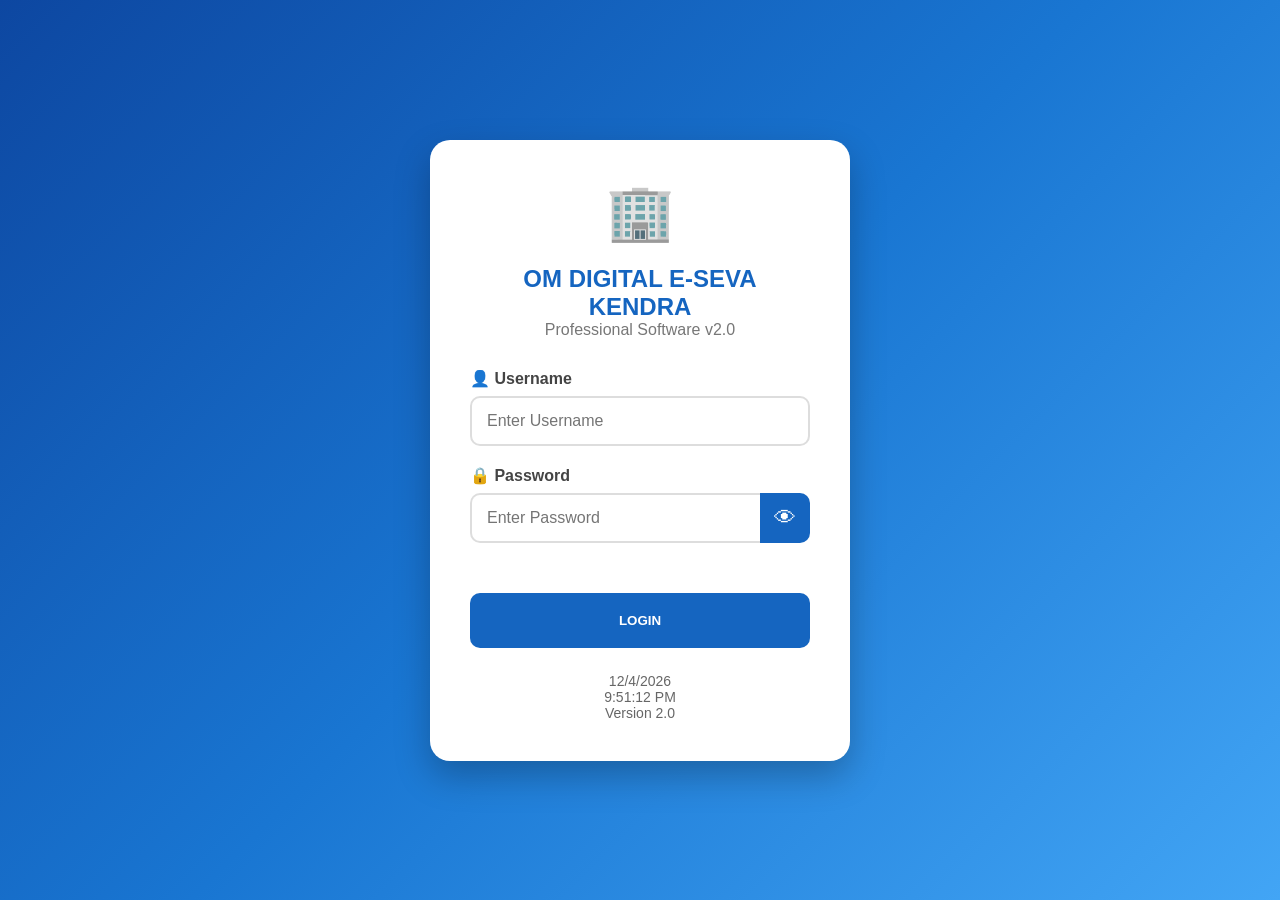
<file: index.html>
<!DOCTYPE html>
<html lang="en">
<head>
    <meta charset="UTF-8">
    <meta http-equiv="refresh" content="0; url=login.html">
    <title>OM DIGITAL E-SEVA KENDRA</title>
</head>
<body>
    <p>Redirecting...</p>
</body>
</html>
</file>
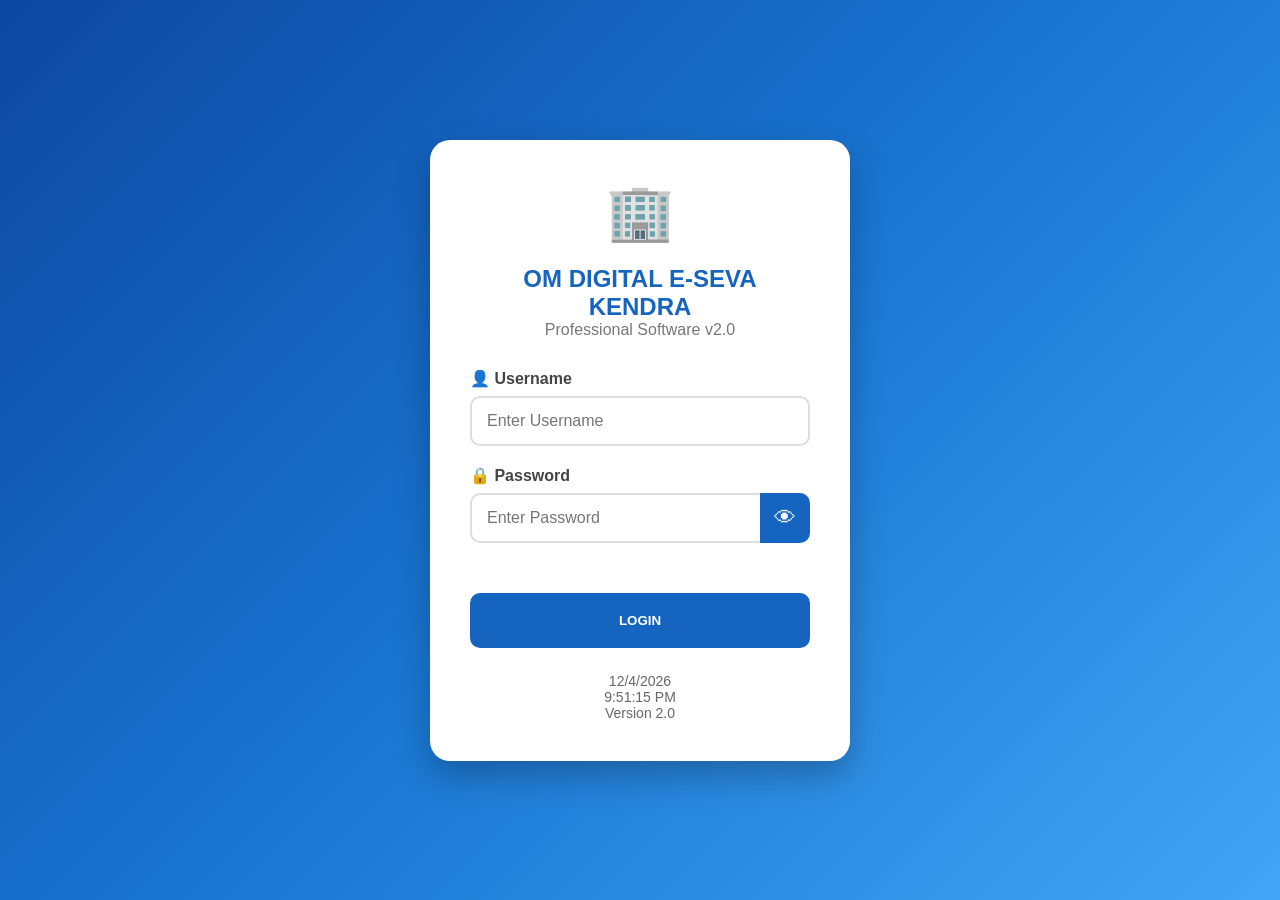
<file: dashboard.html>
<!DOCTYPE html>
<html lang="en">

<head>

<meta charset="UTF-8">
<meta name="viewport" content="width=device-width, initial-scale=1.0">

<title>Dashboard</title>

<link rel="stylesheet" href="dashboard.css">

</head>

<body>

<div class="container">

<div class="header">

<div>

<h1>🏢 OM DIGITAL E-SEVA KENDRA</h1>

<p id="welcome">👤 Welcome Admin</p>

</div>

<button id="logoutBtn">Logout</button>

</div>

<div class="cards">

<div class="card">

<h3>📊 Today's Registration</h3>

<h1 id="todayReg">0</h1>

</div>

<div class="card">

<h3>📊 Today's Renewal</h3>

<h1 id="todayRen">0</h1>

</div>

<div class="card">

<h3>📈 Total Registration</h3>

<h1 id="totalReg">0</h1>

</div>

<div class="card">

<h3>📈 Total Renewal</h3>

<h1 id="totalRen">0</h1>

</div>

</div>

<div class="menu">

<button onclick="window.location='registration.html'">

📝 New Registration

</button>

<button onclick="window.location='renewal.html'">

🔄 Renewal

</button>

<button disabled>

📋 Claim (Coming Soon)

</button>

<button id="logoutBtn2">

👤 Logout

</button>

</div>

<script src="dashboard.js"></script>

</body>

</html>
</file>
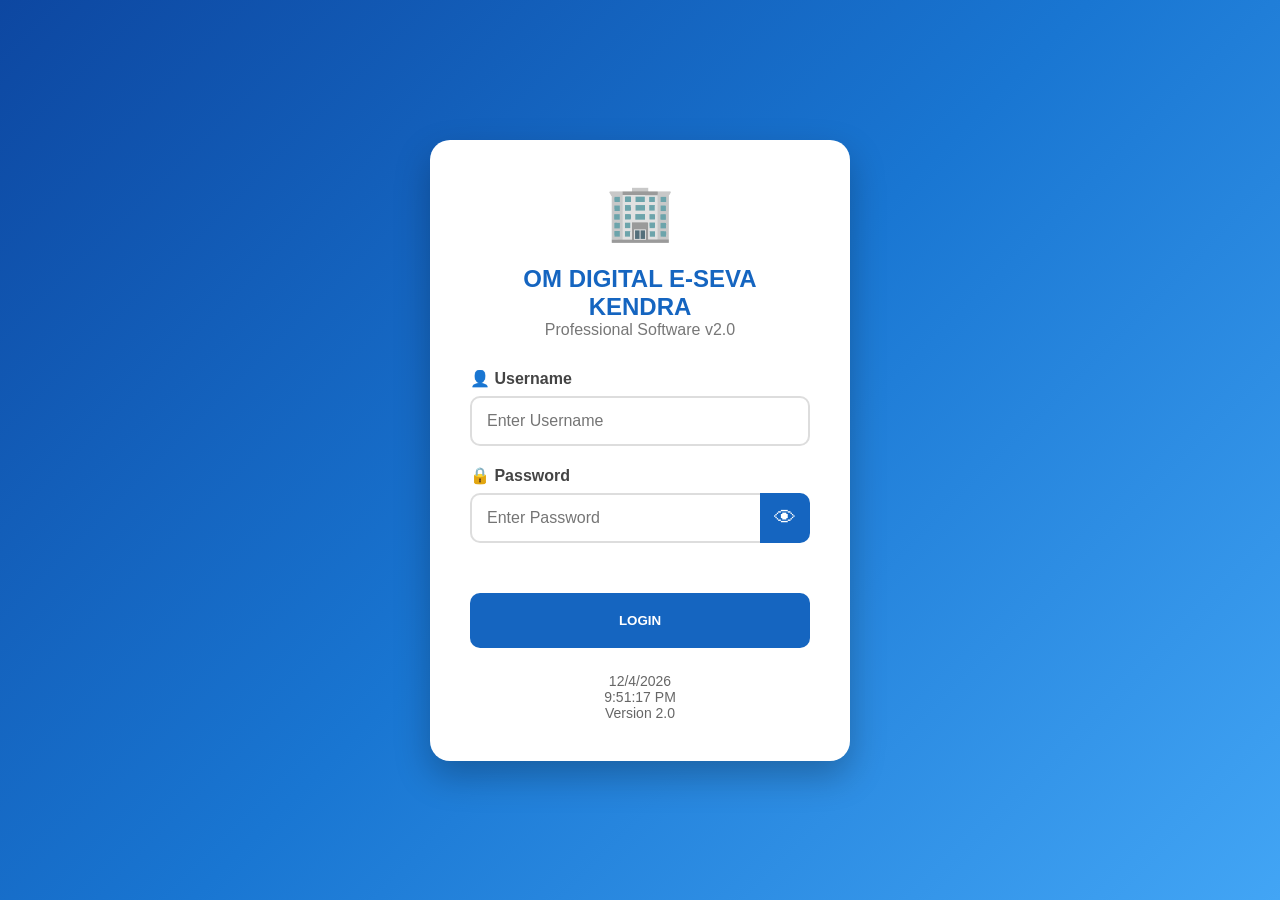
<file: login.html>
<!DOCTYPE html>
<html lang="en">

<head>

<meta charset="UTF-8">
<meta name="viewport" content="width=device-width, initial-scale=1.0">

<title>OM DIGITAL E-SEVA KENDRA</title>

<link rel="stylesheet" href="login.css">

</head>

<body>

<div class="login-box">

<h1>🏢</h1>

<h2>OM DIGITAL E-SEVA KENDRA</h2>

<p class="version">Professional Software v2.0</p>

<div class="input-group">

<label>👤 Username</label>

<input
type="text"
id="username"
placeholder="Enter Username">

</div>

<div class="input-group">

<label>🔒 Password</label>

<div class="password-box">

<input
type="password"
id="password"
placeholder="Enter Password">

<button
type="button"
id="showBtn">

👁

</button>

</div>

</div>

<p id="error"></p>

<button id="loginBtn">

LOGIN

</button>

<div class="footer">

<p id="date"></p>

<p id="time"></p>

<p>Version 2.0</p>

</div>

</div>

<script src="login.js"></script>

</body>

</html>
</file>
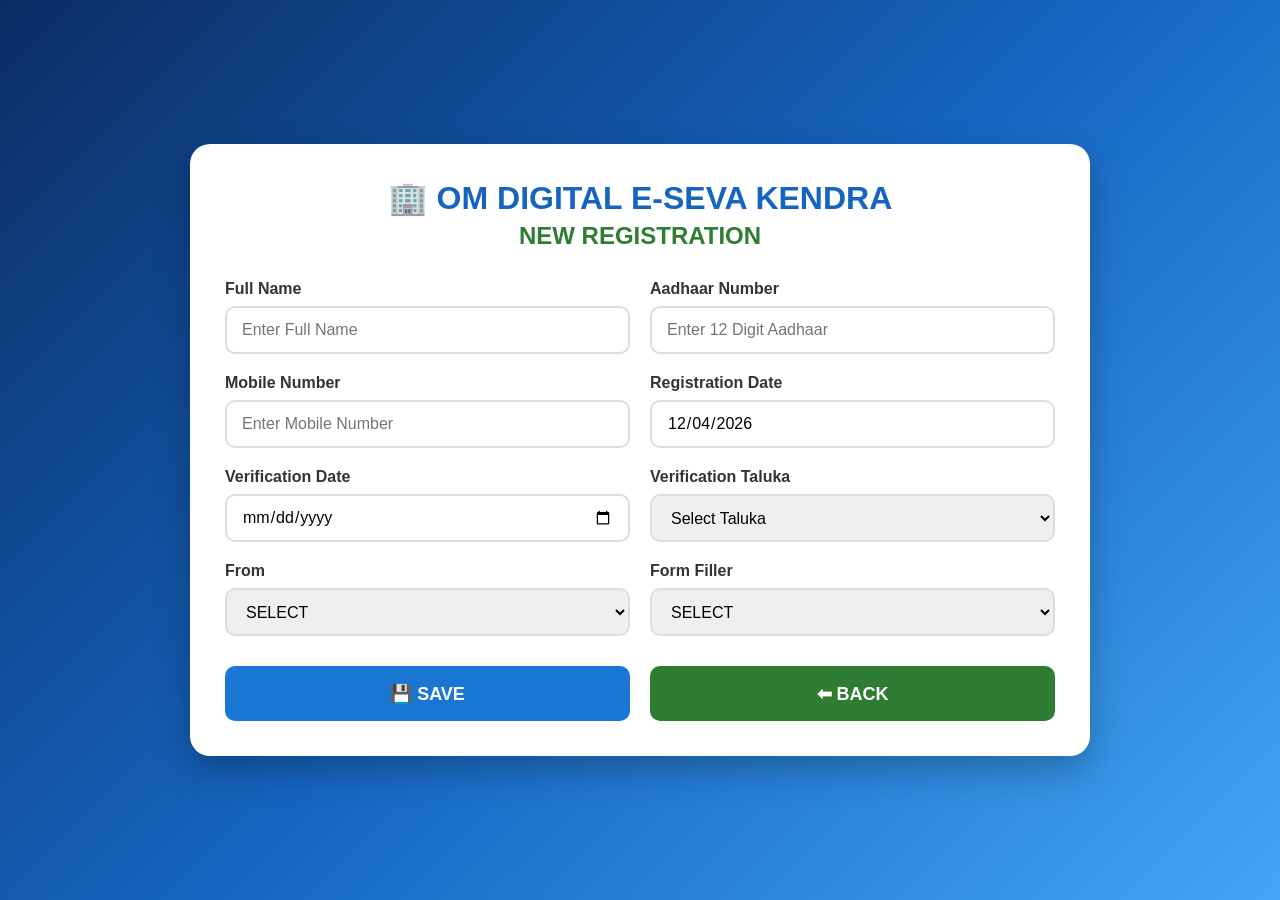
<file: registration.html>
<!DOCTYPE html>
<html lang="en">

<head>

<meta charset="UTF-8">
<meta name="viewport" content="width=device-width, initial-scale=1.0">

<title>New Registration</title>

<link rel="stylesheet" href="registration.css">

</head>

<body>

<div class="container">

<div class="card">

<h1>🏢 OM DIGITAL E-SEVA KENDRA</h1>

<h2>NEW REGISTRATION</h2>

<form id="regForm">

<div class="row">

<div class="inputBox">

<label>Full Name</label>

<input
type="text"
id="name"
placeholder="Enter Full Name"
required>

</div>

<div class="inputBox">

<label>Aadhaar Number</label>

<input
type="text"
id="aadhaar"
maxlength="12"
placeholder="Enter 12 Digit Aadhaar"
required>

</div>

</div>

<div class="row">

<div class="inputBox">

<label>Mobile Number</label>

<input
type="text"
id="mobile"
maxlength="10"
placeholder="Enter Mobile Number"
required>

</div>

<div class="inputBox">

<label>Registration Date</label>

<input
type="date"
id="regDate"
readonly>

</div>

</div>

<div class="row">

<div class="inputBox">

<label>Verification Date</label>

<input
type="date"
id="verifyDate"
required>

</div>

<div class="inputBox">

<label>Verification Taluka</label>

<select id="verifyTaluka">

<option value="">Select Taluka</option>

<option>Junnar</option>
<option>Ambegaon</option>
<option>Khed</option>
<option>Shirur</option>

</select>

</div>

</div>

<div class="row">

<div class="inputBox">

<label>From</label>

<select id="from">

<option>SELECT</option>
<option>OFFICE</option>
<option>AK</option>
<option>OM</option>
<option>VAIDYA</option>
<option>MANJU</option>
<option>KUMAR</option>
<option>SEJAL</option>
<option>AJINKYA</option>
<option>HANDE</option>
<option>BHUTE</option>
<option>ABHISHEK</option>
<option>CHASKAR</option>
<option>KUTAL</option>
<option>AKASH</option>
<option>KALEKAR</option>
<option>PARTH</option>
<option>AHER</option>
<option>BOTA</option>
<option>WAYKAR</option>
<option>HADAWALE</option>

</select>

</div>

<div class="inputBox">

<label>Form Filler</label>

<select id="filler">

<option>SELECT</option>
<option>VAISHNAVI</option>
<option>PRACHI</option>
<option>SHUBHANGI</option>
<option>OM</option>

</select>

</div>

</div>

<div class="buttons">

<button
type="button"
id="saveBtn">

💾 SAVE

</button>

<button
type="button"
onclick="window.location='dashboard.html'">

⬅ BACK

</button>

</div>

</form>

</div>

</div>

<script src="registration.js"></script>

</body>

</html>
</file>
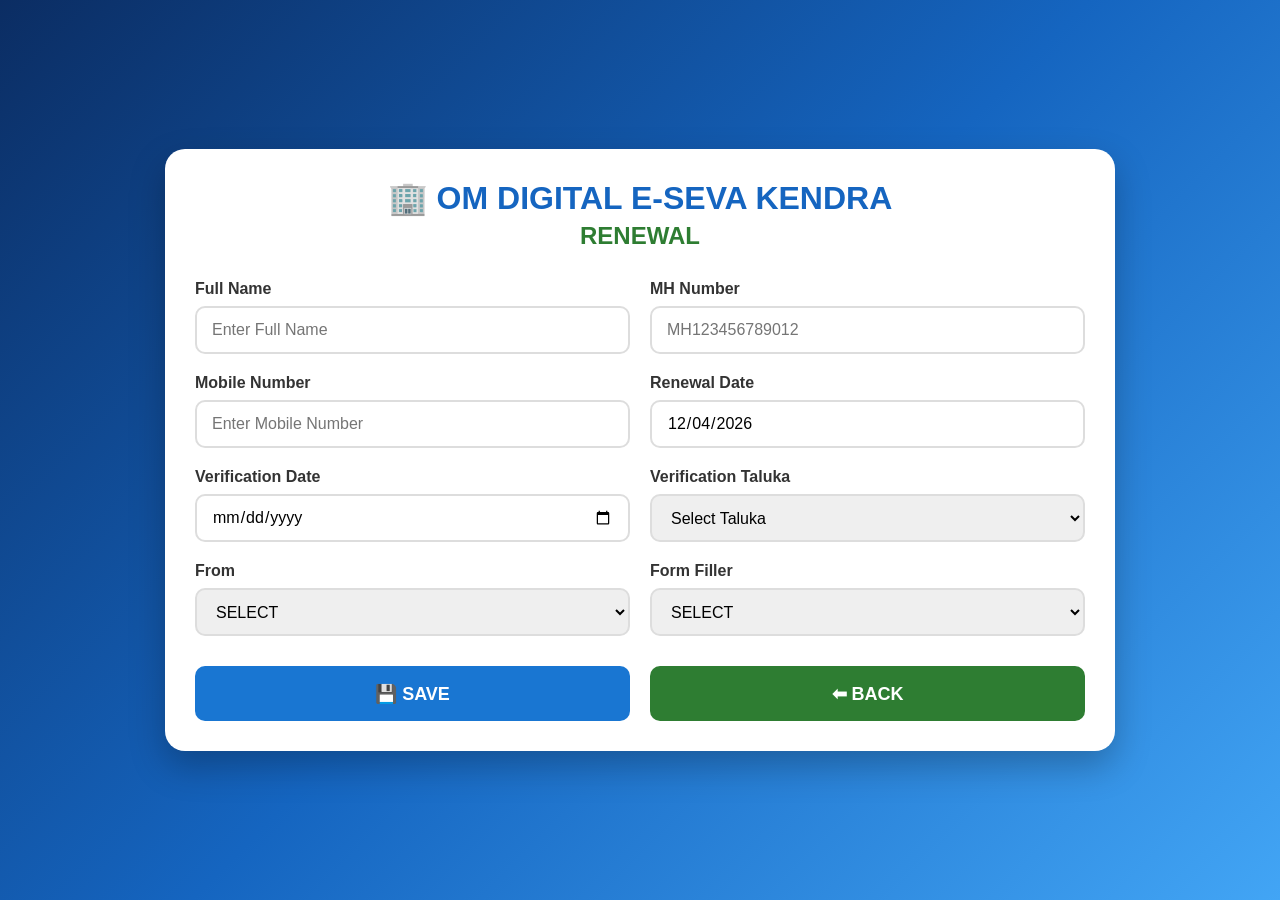
<file: renewal.html>
<!DOCTYPE html>
<html lang="en">

<head>

<meta charset="UTF-8">
<meta name="viewport" content="width=device-width, initial-scale=1.0">

<title>Renewal</title>

<link rel="stylesheet" href="renewal.css">

</head>

<body>

<div class="container">

<div class="card">

<h1>🏢 OM DIGITAL E-SEVA KENDRA</h1>

<h2>RENEWAL</h2>

<form id="renewForm">

<div class="row">

<div class="inputBox">
<label>Full Name</label>
<input
type="text"
id="name"
placeholder="Enter Full Name"
required>
</div>

<div class="inputBox">
<label>MH Number</label>
<input
type="text"
id="mhNumber"
maxlength="14"
placeholder="MH123456789012"
oninput="formatMH(this)"
required>
</div>

</div>

<div class="row">

<div class="inputBox">
<label>Mobile Number</label>
<input
type="text"
id="mobile"
maxlength="10"
placeholder="Enter Mobile Number"
required>
</div>

<div class="inputBox">
<label>Renewal Date</label>
<input
type="date"
id="renewDate"
readonly>
</div>

</div>

<div class="row">

<div class="inputBox">
<label>Verification Date</label>
<input
type="date"
id="verifyDate"
required>
</div>

<div class="inputBox">
<label>Verification Taluka</label>

<select id="verifyTaluka">

<option value="">Select Taluka</option>

<option>Junnar</option>
<option>Ambegaon</option>
<option>Khed</option>
<option>Shirur</option>

</select>

</div>

</div>

<div class="row">

<div class="inputBox">

<label>From</label>

<select id="from">

<option>SELECT</option>
<option>OFFICE</option>
<option>AK</option>
<option>OM</option>
<option>VAIDYA</option>
<option>MANJU</option>
<option>KUMAR</option>
<option>SEJAL</option>
<option>AJINKYA</option>
<option>HANDE</option>
<option>BHUTE</option>
<option>ABHISHEK</option>
<option>CHASKAR</option>
<option>KUTAL</option>
<option>AKASH</option>
<option>KALEKAR</option>
<option>PARTH</option>
<option>AHER</option>
<option>BOTA</option>
<option>WAYKAR</option>
<option>HADAWALE</option>

</select>

</div>

<div class="inputBox">

<label>Form Filler</label>

<select id="filler">

<option>SELECT</option>
<option>VAISHNAVI</option>
<option>PRACHI</option>
<option>SHUBHANGI</option>
<option>OM</option>

</select>

</div>

</div>

<div class="buttons">

<button
type="button"
id="saveBtn">

💾 SAVE

</button>

<button
type="button"
onclick="window.location='dashboard.html'">

⬅ BACK

</button>

</div>

</form>

</div>

</div>

<script src="renewal.js"></script>

</body>

</html>
</file>
<file: dashboard.css>
*{
    margin:0;
    padding:0;
    box-sizing:border-box;
    font-family:'Segoe UI',sans-serif;
}

body{
    background:linear-gradient(135deg,#0b2d63,#1565c0,#42a5f5);
    min-height:100vh;
}

.container{
    width:95%;
    max-width:1400px;
    margin:25px auto;
}

.header{
    background:#ffffff;
    border-radius:20px;
    padding:20px 30px;
    display:flex;
    justify-content:space-between;
    align-items:center;
    box-shadow:0 10px 25px rgba(0,0,0,.20);
}

.header h1{
    color:#0d47a1;
    font-size:34px;
}

.header p{
    color:#2e7d32;
    font-size:18px;
    margin-top:8px;
    font-weight:bold;
}

.header button{
    background:#d32f2f;
    color:#fff;
    border:none;
    padding:12px 25px;
    border-radius:10px;
    font-size:16px;
    cursor:pointer;
    font-weight:bold;
}

.header button:hover{
    background:#b71c1c;
}

.cards{
    display:grid;
    grid-template-columns:repeat(4,1fr);
    gap:20px;
    margin-top:30px;
}

.card{
    background:#fff;
    border-radius:18px;
    padding:30px;
    text-align:center;
    box-shadow:0 8px 20px rgba(0,0,0,.18);
    transition:.3s;
}

.card:hover{
    transform:translateY(-5px);
}

.card h3{
    color:#555;
    font-size:18px;
    margin-bottom:15px;
}

.card h1{
    color:#1565c0;
    font-size:50px;
}

.menu{
    display:grid;
    grid-template-columns:repeat(2,1fr);
    gap:20px;
    margin-top:35px;
}

.menu button{
    height:75px;
    border:none;
    border-radius:15px;
    font-size:22px;
    font-weight:bold;
    cursor:pointer;
    color:#fff;
    transition:.3s;
}

.menu button:nth-child(1){
    background:#1976d2;
}

.menu button:nth-child(2){
    background:#2e7d32;
}

.menu button:nth-child(3){
    background:#ff9800;
}

.menu button:nth-child(4){
    background:#d32f2f;
}

.menu button:hover{
    transform:translateY(-4px);
}

.menu button:disabled{
    background:#9e9e9e;
    cursor:not-allowed;
}

@media(max-width:1000px){

.cards{
    grid-template-columns:repeat(2,1fr);
}

}

@media(max-width:700px){

.header{
    flex-direction:column;
    gap:15px;
    text-align:center;
}

.cards{
    grid-template-columns:1fr;
}

.menu{
    grid-template-columns:1fr;
}

}
</file>
<file: login.css>
*{
    margin:0;
    padding:0;
    box-sizing:border-box;
    font-family:'Segoe UI',sans-serif;
}

body{
    height:100vh;
    display:flex;
    justify-content:center;
    align-items:center;
    background:linear-gradient(135deg,#0d47a1,#1976d2,#42a5f5);
}

.login-box{

    width:420px;
    background:#fff;
    border-radius:20px;
    padding:40px;
    box-shadow:0 15px 35px rgba(0,0,0,.25);

}

.login-box h1{

    text-align:center;
    font-size:55px;

}

.login-box h2{

    text-align:center;
    color:#1565c0;
    margin-top:20px;

}

.version{

    text-align:center;
    color:#777;
    margin-bottom:30px;

}

.input-group{

    margin-bottom:20px;

}

.input-group label{

    display:block;
    margin-bottom:8px;
    font-weight:bold;
    color:#444;

}

.input-group input{

    width:100%;
    height:50px;
    border:2px solid #ddd;
    border-radius:10px;
    padding:0 15px;
    font-size:16px;
    outline:none;
    transition:.3s;

}

.input-group input:focus{

    border-color:#1565c0;

}

.password-box{

    display:flex;

}

.password-box input{

    border-radius:10px 0 0 10px;
    border-right:none;

}

.password-box button{

    width:60px;
    border:none;
    background:#1565c0;
    color:#fff;
    font-size:22px;
    cursor:pointer;
    border-radius:0 10px 10px 0;

}

#loginBtn{

    width:100%;
    height:55px;
    border:none;
    border-radius:10px;
    background:#1565c0;
    color:#fff;
    font: size 24px;
    font-weight:bold;
    cursor:pointer;
    transition:.3s;

}

#loginBtn:hover{

    background:#0d47a1;

}

#error{

    color:red;
    text-align:center;
    font-weight:bold;
    height:20px;
    margin-bottom:10px;

}

.footer{

    margin-top:25px;
    text-align:center;
    color:#666;
    font-size:14px;

}

@media(max-width:500px){

.login-box{

    width:95%;
    padding:25px;

}

}
</file>
<file: registration.css>
*{
    margin:0;
    padding:0;
    box-sizing:border-box;
    font-family:'Segoe UI',sans-serif;
}

body{
    background:linear-gradient(135deg,#0b2d63,#1565c0,#42a5f5);
    min-height:100vh;
    display:flex;
    justify-content:center;
    align-items:center;
}

.container{
    width:100%;
    display:flex;
    justify-content:center;
    align-items:center;
    padding:30px;
}

.card{
    width:900px;
    background:#fff;
    border-radius:20px;
    padding:35px;
    box-shadow:0 15px 35px rgba(0,0,0,.25);
}

.card h1{
    text-align:center;
    color:#1565c0;
    margin-bottom:5px;
}

.card h2{
    text-align:center;
    color:#2e7d32;
    margin-bottom:30px;
}

.row{
    display:flex;
    gap:20px;
    margin-bottom:20px;
}

.inputBox{
    flex:1;
}

.inputBox label{
    display:block;
    margin-bottom:8px;
    font-weight:600;
    color:#333;
}

.inputBox input,
.inputBox select{
    width:100%;
    height:48px;
    border:2px solid #ddd;
    border-radius:10px;
    padding:0 15px;
    font-size:16px;
    outline:none;
    transition:.3s;
}

.inputBox input:focus,
.inputBox select:focus{
    border-color:#1976d2;
}

.buttons{
    display:flex;
    gap:20px;
    margin-top:30px;
}

.buttons button{
    flex:1;
    height:55px;
    border:none;
    border-radius:10px;
    color:#fff;
    font-size:18px;
    font-weight:bold;
    cursor:pointer;
    transition:.3s;
}

#saveBtn{
    background:#1976d2;
}

#saveBtn:hover{
    background:#0d47a1;
}

.buttons button:last-child{
    background:#2e7d32;
}

.buttons button:last-child:hover{
    background:#1b5e20;
}

@media(max-width:768px){

.card{
    width:95%;
}

.row{
    flex-direction:column;
}

.buttons{
    flex-direction:column;
}

}
</file>
<file: renewal.css>
*{
    margin:0;
    padding:0;
    box-sizing:border-box;
    font-family:'Segoe UI',sans-serif;
}

body{
    background:linear-gradient(135deg,#0b2d63,#1565c0,#42a5f5);
    min-height:100vh;
    display:flex;
    justify-content:center;
    align-items:center;
}

.container{
    width:100%;
    display:flex;
    justify-content:center;
    align-items:center;
    padding:30px;
}

.card{
    width:950px;
    max-width:95%;
    background:#fff;
    border-radius:20px;
    padding:30px;
    height:auto;
    overflow:visible;
    box-shadow:0 15px 35px rgba(0,0,0,.25);
}

.card h1{
    text-align:center;
    color:#1565c0;
    margin-bottom:5px;
}

.card h2{
    text-align:center;
    color:#2e7d32;
    margin-bottom:30px;
}

.row{
    display:flex;
    gap:20px;
    margin-bottom:20px;
}

.inputBox{
    flex:1;
}

.inputBox label{
    display:block;
    margin-bottom:8px;
    font-weight:600;
    color:#333;
}

.inputBox input,
.inputBox select{
    width:100%;
    height:48px;
    border:2px solid #ddd;
    border-radius:10px;
    padding:0 15px;
    font-size:16px;
    outline:none;
    transition:.3s;
}

.inputBox input:focus,
.inputBox select:focus{
    border-color:#1976d2;
}

.buttons{
    display:flex;
    gap:20px;
    margin-top:30px;
}

.buttons button{
    flex:1;
    height:55px;
    border:none;
    border-radius:10px;
    color:#fff;
    font-size:18px;
    font-weight:bold;
    cursor:pointer;
    transition:.3s;
}

#saveBtn{
    background:#1976d2;
}

#saveBtn:hover{
    background:#0d47a1;
}

.buttons button:last-child{
    background:#2e7d32;
}

.buttons button:last-child:hover{
    background:#1b5e20;
}

@media(max-width:768px){

.card{
    width:95%;
}

.row{
    flex-direction:column;
}

.buttons{
    flex-direction:column;
}

}
</file>
